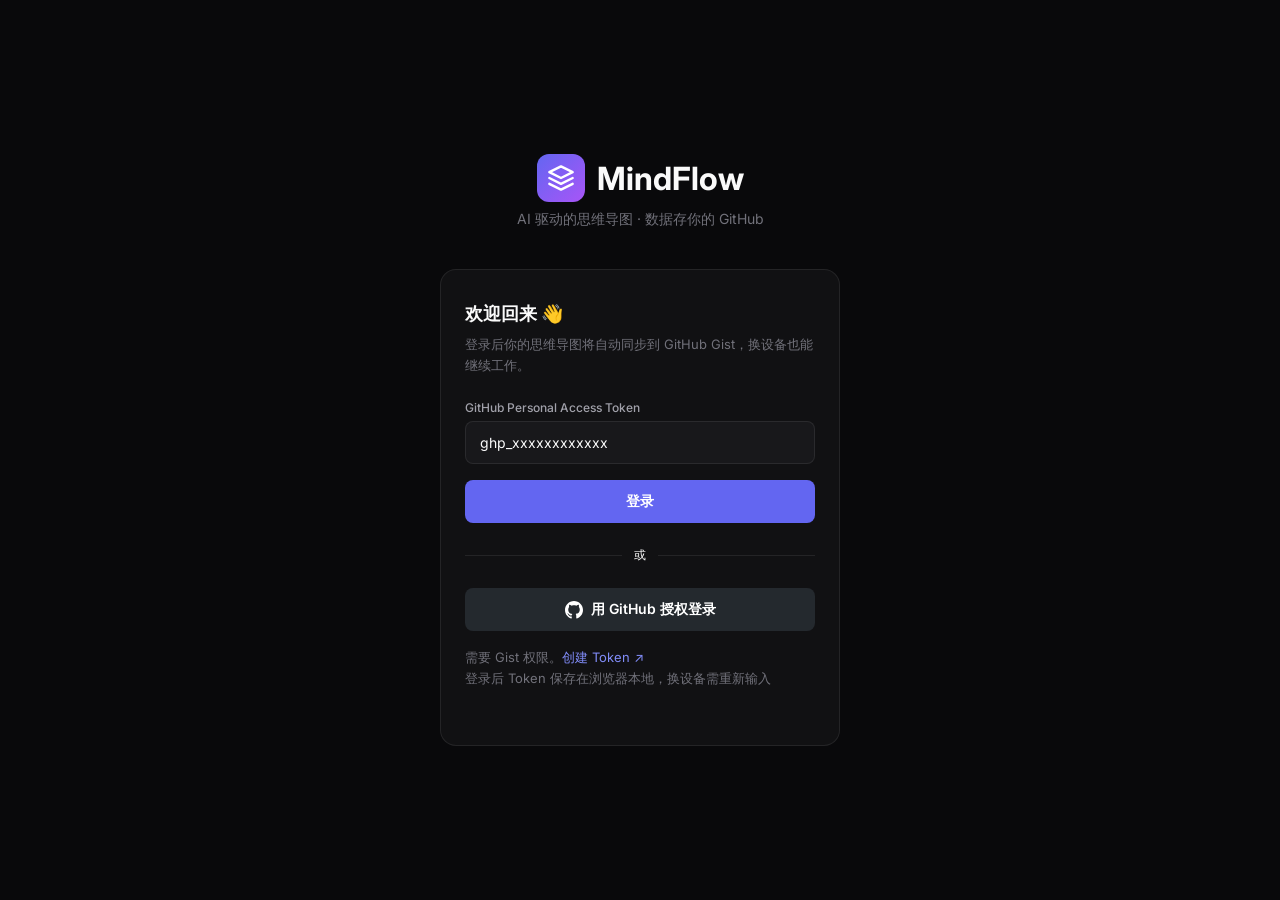
<file: login.html>
<!DOCTYPE html>
<html lang="zh-CN">
<head>
<meta charset="UTF-8">
<meta name="viewport" content="width=device-width, initial-scale=1.0">
<title>MindFlow - 登录</title>
<link href="https://fonts.googleapis.com/css2?family=Inter:wght@300;400;500;600;700&display=swap" rel="stylesheet">
<style>
  :root {
    --bg-base: #09090b;
    --bg-surface: #111113;
    --bg-elevated: #18181b;
    --bg-hover: #1f1f23;
    --border-subtle: rgba(255,255,255,0.06);
    --border-default: rgba(255,255,255,0.08);
    --border-strong: rgba(255,255,255,0.12);
    --text-primary: #fafafa;
    --text-secondary: #a1a1aa;
    --text-tertiary: #71717a;
    --accent: #6366f1;
    --accent-hover: #818cf8;
    --accent-subtle: rgba(99,102,241,0.1);
    --accent-border: rgba(99,102,241,0.25);
    --success: #22c55e;
    --danger: #ef4444;
    --radius-md: 8px;
    --radius-lg: 12px;
    --radius-xl: 16px;
    --shadow-lg: 0 8px 32px rgba(0,0,0,0.5);
  }

  * { margin: 0; padding: 0; box-sizing: border-box; }
  
  body {
    font-family: 'Inter', -apple-system, BlinkMacSystemFont, 'PingFang SC', 'Microsoft YaHei', sans-serif;
    background: var(--bg-base);
    color: var(--text-primary);
    min-height: 100vh;
    display: flex;
    align-items: center;
    justify-content: center;
    padding: 20px;
  }

  .login-container {
    width: 100%;
    max-width: 400px;
    text-align: center;
  }

  .logo {
    font-size: 32px;
    font-weight: 700;
    margin-bottom: 8px;
    display: flex;
    align-items: center;
    justify-content: center;
    gap: 12px;
  }

  .logo-icon {
    width: 48px;
    height: 48px;
    background: linear-gradient(135deg, var(--accent), #a855f7);
    border-radius: 12px;
    display: flex;
    align-items: center;
    justify-content: center;
  }

  .logo-icon svg {
    width: 28px;
    height: 28px;
    stroke: white;
    fill: none;
    stroke-width: 2;
  }

  .tagline {
    color: var(--text-tertiary);
    font-size: 14px;
    margin-bottom: 40px;
  }

  .login-card {
    background: var(--bg-surface);
    border: 1px solid var(--border-default);
    border-radius: var(--radius-xl);
    padding: 32px 24px;
    text-align: left;
  }

  .login-card h2 {
    font-size: 18px;
    font-weight: 600;
    margin-bottom: 8px;
  }

  .login-card p {
    color: var(--text-tertiary);
    font-size: 13px;
    margin-bottom: 24px;
    line-height: 1.6;
  }

  .input-group {
    margin-bottom: 16px;
  }

  .input-group label {
    display: block;
    font-size: 12px;
    font-weight: 500;
    color: var(--text-secondary);
    margin-bottom: 6px;
  }

  .input-group input {
    width: 100%;
    padding: 12px 14px;
    border-radius: var(--radius-md);
    border: 1px solid var(--border-default);
    background: var(--bg-elevated);
    color: var(--text-primary);
    font-size: 14px;
    outline: none;
    transition: border-color 0.15s;
    font-family: inherit;
  }

  .input-group input:focus {
    border-color: var(--accent);
    box-shadow: 0 0 0 3px var(--accent-subtle);
  }

  .input-group input::placeholder {
    color: var(--text-muted);
  }

  .btn-primary {
    width: 100%;
    padding: 12px 16px;
    border-radius: var(--radius-md);
    border: none;
    background: var(--accent);
    color: #fff;
    font-size: 14px;
    font-weight: 600;
    cursor: pointer;
    transition: all 0.15s;
    font-family: inherit;
    display: flex;
    align-items: center;
    justify-content: center;
    gap: 8px;
  }

  .btn-primary:hover {
    background: var(--accent-hover);
    transform: translateY(-1px);
    box-shadow: 0 4px 16px rgba(99,102,241,0.3);
  }

  .btn-primary:disabled {
    opacity: 0.5;
    cursor: not-allowed;
    transform: none;
    box-shadow: none;
  }

  .btn-github {
    background: #24292e;
    margin-top: 12px;
  }

  .btn-github:hover {
    background: #2f363d;
    box-shadow: 0 4px 16px rgba(0,0,0,0.3);
  }

  .btn-github svg {
    width: 18px;
    height: 18px;
    fill: white;
  }

  .divider {
    display: flex;
    align-items: center;
    margin: 24px 0;
    color: var(--text-muted);
    font-size: 12px;
  }

  .divider::before,
  .divider::after {
    content: '';
    flex: 1;
    height: 1px;
    background: var(--border-default);
  }

  .divider span {
    padding: 0 12px;
  }

  .help-text {
    font-size: 11px;
    color: var(--text-muted);
    margin-top: 16px;
    line-height: 1.6;
  }

  .help-text a {
    color: var(--accent-hover);
    text-decoration: none;
  }

  .help-text a:hover {
    text-decoration: underline;
  }

  .error-msg {
    background: rgba(239,68,68,0.1);
    border: 1px solid rgba(239,68,68,0.2);
    color: #fca5a5;
    padding: 12px;
    border-radius: var(--radius-md);
    font-size: 13px;
    margin-bottom: 16px;
    display: none;
  }

  .error-msg.show {
    display: block;
  }

  .user-info {
    display: flex;
    align-items: center;
    gap: 12px;
    padding: 16px;
    background: var(--bg-elevated);
    border-radius: var(--radius-lg);
    margin-bottom: 20px;
  }

  .user-avatar {
    width: 48px;
    height: 48px;
    border-radius: 50%;
    background: var(--accent);
    display: flex;
    align-items: center;
    justify-content: center;
    font-size: 20px;
    font-weight: 600;
    color: white;
  }

  .user-details {
    flex: 1;
  }

  .user-name {
    font-weight: 600;
    font-size: 14px;
  }

  .user-login {
    color: var(--text-tertiary);
    font-size: 12px;
  }

  .btn-logout {
    padding: 6px 12px;
    border-radius: var(--radius-md);
    border: 1px solid var(--border-default);
    background: transparent;
    color: var(--text-tertiary);
    font-size: 12px;
    cursor: pointer;
    transition: all 0.15s;
  }

  .btn-logout:hover {
    background: rgba(239,68,68,0.1);
    border-color: rgba(239,68,68,0.3);
    color: var(--danger);
  }

  .toast {
    position: fixed;
    bottom: 24px;
    left: 50%;
    transform: translateX(-50%);
    padding: 12px 20px;
    border-radius: var(--radius-lg);
    background: var(--bg-elevated);
    border: 1px solid var(--border-default);
    color: var(--text-primary);
    font-size: 13px;
    font-weight: 500;
    z-index: 1000;
    opacity: 0;
    transition: opacity 0.3s;
    box-shadow: var(--shadow-lg);
  }

  .toast.show {
    opacity: 1;
  }

  .toast.success {
    border-color: rgba(34,197,94,0.3);
  }

  .toast.error {
    border-color: rgba(239,68,68,0.3);
  }

  /* 加载动画 */
  .loading {
    display: inline-flex;
    gap: 4px;
  }

  .loading span {
    width: 6px;
    height: 6px;
    border-radius: 50%;
    background: currentColor;
    animation: bounce 1.2s ease-in-out infinite;
  }

  .loading span:nth-child(2) { animation-delay: 0.15s; }
  .loading span:nth-child(3) { animation-delay: 0.3s; }

  @keyframes bounce {
    0%, 80%, 100% { opacity: 0.3; transform: scale(0.8); }
    40% { opacity: 1; transform: scale(1); }
  }
</style>
</head>
<body>

<div class="login-container" id="loginContainer">
  <div class="logo">
    <div class="logo-icon">
      <svg viewBox="0 0 24 24" stroke-linecap="round" stroke-linejoin="round">
        <path d="M12 2L2 7l10 5 10-5-10-5z"/>
        <path d="M2 17l10 5 10-5"/>
        <path d="M2 12l10 5 10-5"/>
      </svg>
    </div>
    MindFlow
  </div>
  <p class="tagline">AI 驱动的思维导图 · 数据存你的 GitHub</p>

  <div class="login-card" id="loginCard">
    <!-- 未登录状态 -->
    <div id="unloggedIn">
      <h2>欢迎回来 👋</h2>
      <p>登录后你的思维导图将自动同步到 GitHub Gist，换设备也能继续工作。</p>

      <div class="error-msg" id="errorMsg"></div>

      <div class="input-group">
        <label>GitHub Personal Access Token</label>
        <input type="password" id="tokenInput" placeholder="ghp_xxxxxxxxxxxx" />
      </div>

      <button class="btn-primary" id="loginBtn" onclick="handleLogin()">
        登录
      </button>

      <div class="divider"><span>或</span></div>

      <button class="btn-primary btn-github" onclick="openGitHubOAuth()">
        <svg viewBox="0 0 24 24"><path d="M12 0c-6.626 0-12 5.373-12 12 0 5.302 3.438 9.8 8.207 11.387.599.111.793-.261.793-.577v-2.234c-3.338.726-4.033-1.416-4.033-1.416-.546-1.387-1.333-1.756-1.333-1.756-1.089-.745.083-.729.083-.729 1.205.084 1.839 1.237 1.839 1.237 1.07 1.834 2.807 1.304 3.492.997.107-.775.418-1.305.762-1.604-2.665-.305-5.467-1.334-5.467-5.931 0-1.311.469-2.381 1.236-3.221-.124-.303-.535-1.524.117-3.176 0 0 1.008-.322 3.301 1.23.957-.266 1.983-.399 3.003-.404 1.02.005 2.047.138 3.006.404 2.291-1.552 3.297-1.23 3.297-1.23.653 1.653.242 2.874.118 3.176.77.84 1.235 1.911 1.235 3.221 0 4.609-2.807 5.624-5.479 5.921.43.372.823 1.102.823 2.222v3.293c0 .319.192.694.801.576 4.765-1.589 8.199-6.086 8.199-11.386 0-6.627-5.373-12-12-12z"/></svg>
        用 GitHub 授权登录
      </button>

      <p class="help-text">
        需要 Gist 权限。<a href="https://github.com/settings/tokens/new?scopes=gist&description=MindFlow" target="_blank">创建 Token ↗</a><br>
        登录后 Token 保存在浏览器本地，换设备需重新输入
      </p>
    </div>

    <!-- 已登录状态 -->
    <div id="loggedIn" style="display: none;">
      <h2>已登录 🎉</h2>
      <p>正在进入 MindFlow...</p>

      <div class="user-info">
        <div class="user-avatar" id="userAvatar">?</div>
        <div class="user-details">
          <div class="user-name" id="userName">加载中...</div>
          <div class="user-login" id="userLogin">@loading</div>
        </div>
        <button class="btn-logout" onclick="handleLogout()">退出</button>
      </div>

      <button class="btn-primary" onclick="enterApp()">
        进入 MindFlow →
      </button>
    </div>
  </div>
</div>

<div class="toast" id="toast"></div>

<script>
const GITHUB_API = 'https://api.github.com';
const GITHUB_CLIENT_ID = 'Iv1.8e559ab8c20a2d35'; // GitHub OAuth App Client ID

// 检查登录状态
function checkLogin() {
  const token = localStorage.getItem('mindflow_github_token');
  if (token) {
    showLoggedInState(token);
  }
}

// 显示已登录状态
async function showLoggedInState(token) {
  document.getElementById('unloggedIn').style.display = 'none';
  document.getElementById('loggedIn').style.display = 'block';

  try {
    const res = await fetch(GITHUB_API + '/user', {
      headers: {
        'Authorization': 'Bearer ' + token,
        'Accept': 'application/vnd.github.v3+json'
      }
    });

    if (!res.ok) throw new Error('Token 无效');

    const user = await res.json();
    document.getElementById('userAvatar').textContent = user.login.charAt(0).toUpperCase();
    document.getElementById('userName').textContent = user.name || user.login;
    document.getElementById('userLogin').textContent = '@' + user.login;

    // 1秒后自动进入
    setTimeout(() => enterApp(), 1000);
  } catch (e) {
    localStorage.removeItem('mindflow_github_token');
    showError('Token 已失效，请重新登录');
    showLoginState();
  }
}

// 显示登录状态
function showLoginState() {
  document.getElementById('unloggedIn').style.display = 'block';
  document.getElementById('loggedIn').style.display = 'none';
}

// 登录处理
async function handleLogin() {
  const token = document.getElementById('tokenInput').value.trim();
  if (!token) {
    showError('请输入 Token');
    return;
  }

  if (!token.startsWith('ghp_') && !token.startsWith('github_pat_')) {
    showError('Token 格式不正确，应以 ghp_ 或 github_pat_ 开头');
    return;
  }

  const btn = document.getElementById('loginBtn');
  btn.disabled = true;
  btn.innerHTML = '<span class="loading"><span></span><span></span><span></span></span> 验证中...';

  try {
    const res = await fetch(GITHUB_API + '/user', {
      headers: {
        'Authorization': 'Bearer ' + token,
        'Accept': 'application/vnd.github.v3+json'
      }
    });

    if (!res.ok) {
      throw new Error('Token 无效或已过期');
    }

    // 保存 token
    localStorage.setItem('mindflow_github_token', token);

    showToast('登录成功！', 'success');
    showLoggedInState(token);
  } catch (e) {
    showError(e.message);
  } finally {
    btn.disabled = false;
    btn.textContent = '登录';
  }
}

// GitHub OAuth 授权
function openGitHubOAuth() {
  // 使用 GitHub Device Flow 或提示用户创建 Token
  const url = 'https://github.com/settings/tokens/new?scopes=gist&description=MindFlow';
  window.open(url, '_blank');
  showToast('请在新页面创建 Token，然后回来粘贴', 'success');
}

// 退出登录
function handleLogout() {
  localStorage.removeItem('mindflow_github_token');
  showToast('已退出登录');
  showLoginState();
}

// 进入应用
function enterApp() {
  window.location.href = 'index.html';
}

// 错误提示
function showError(msg) {
  const el = document.getElementById('errorMsg');
  el.textContent = msg;
  el.classList.add('show');
  setTimeout(() => el.classList.remove('show'), 4000);
}

// Toast
function showToast(msg, type) {
  const toast = document.getElementById('toast');
  toast.textContent = msg;
  toast.className = 'toast show' + (type ? ' ' + type : '');
  setTimeout(() => toast.classList.remove('show'), 3000);
}

// 回车登录
document.getElementById('tokenInput').addEventListener('keydown', function(e) {
  if (e.key === 'Enter') handleLogin();
});

// 初始化
checkLogin();
</script>

</body>
</html>
</file>
